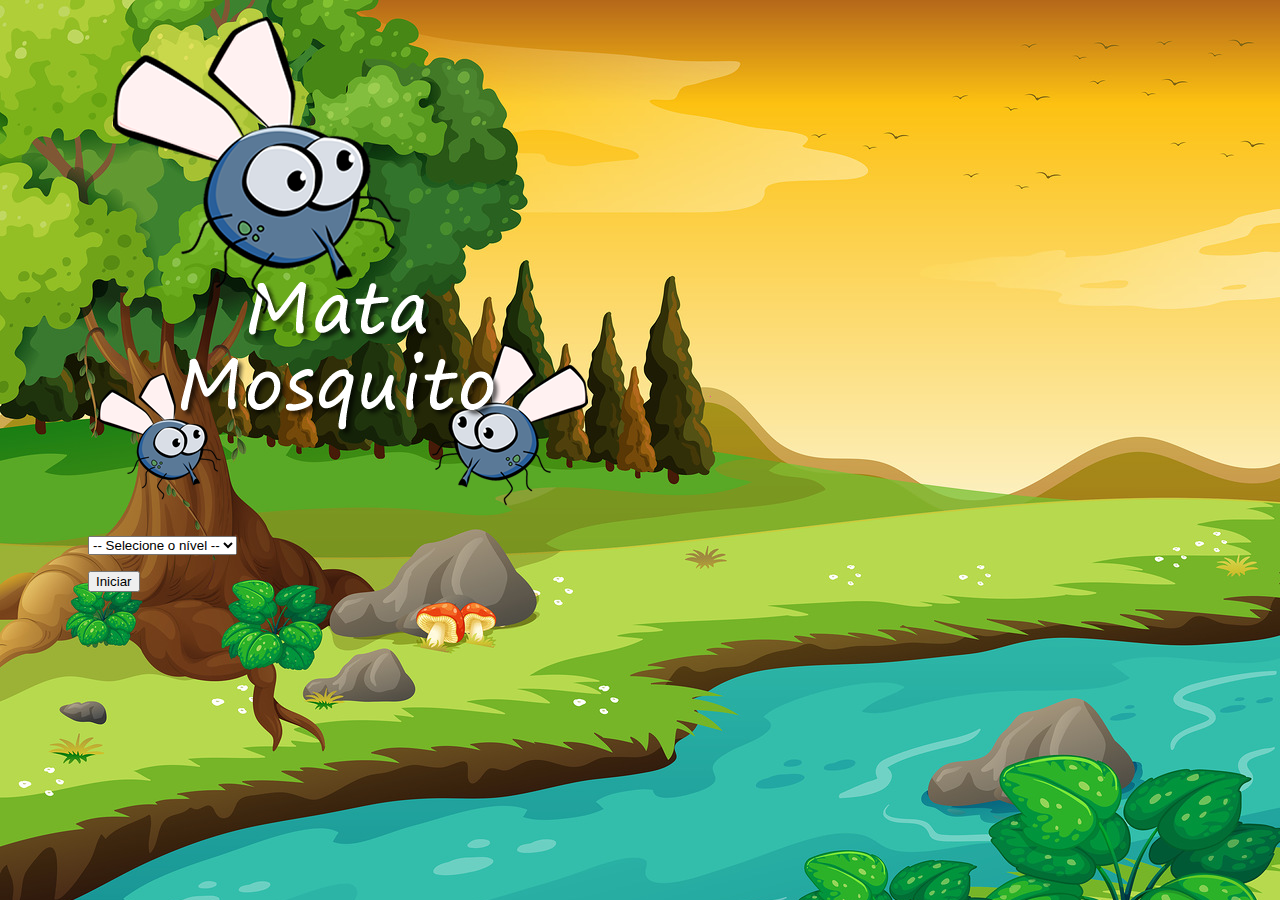
<file: index.html>
<!DOCTYPE html>
<html>
<head>
	<title></title>
	<meta charset="utf-8">
	<link rel="stylesheet" type="text/css" href=https://stackpath.bootstrapcdn.com/bootstrap/4.5.0/css/bootstrap.min.css integrity="sha384-9aIt2nRpC12Uk9gS9baDl411NQApFmC26EwAOH8WgZl5MYYxFfc+NcPb1dKGj7Sk" crossorigin="anonymous">

	<link rel="stylesheet" type="text/css" href="estilo.css">
	<script>
		function iniciarJogo(){
			var nivel = document.getElementById('nivel').value
			if (nivel ==='') {
				alert('Selecione um nível para iniciar o jogo')
				return false
			}
			window.location.href = 'app.html?' + nivel
		}
	</script>

	<div class="container">
		<dir class="row">
			<dir class="col">
				<div class="d-flex justify-content-center">
					<img src="imagens/game.png">
				</div>
			</dir>
		</dir>
		<dir class="row">
			<dir class="col">
				<div class="d-flex justify-content-center">
					<div class="mb-2">
						<select class="form-control" id="nivel">
							<option value="">-- Selecione o nível --</option>
							<option value="normal">Normal</option>
							<option value="dificil">Difícil</option>
							<option value="chucknorris">Chuck Norris</option>
						</select>
					</div>
				</div>
			</dir>
		</dir>
		<dir class="row">
			<dir class="col">
				<div class="d-flex justify-content-center">
					<button type="button" class="btn btn-danger btn-lg" onclick="iniciarJogo()">Iniciar</button>
				</div>
			</dir>
		</dir>				
	</div>
</body>
</html>
</file>
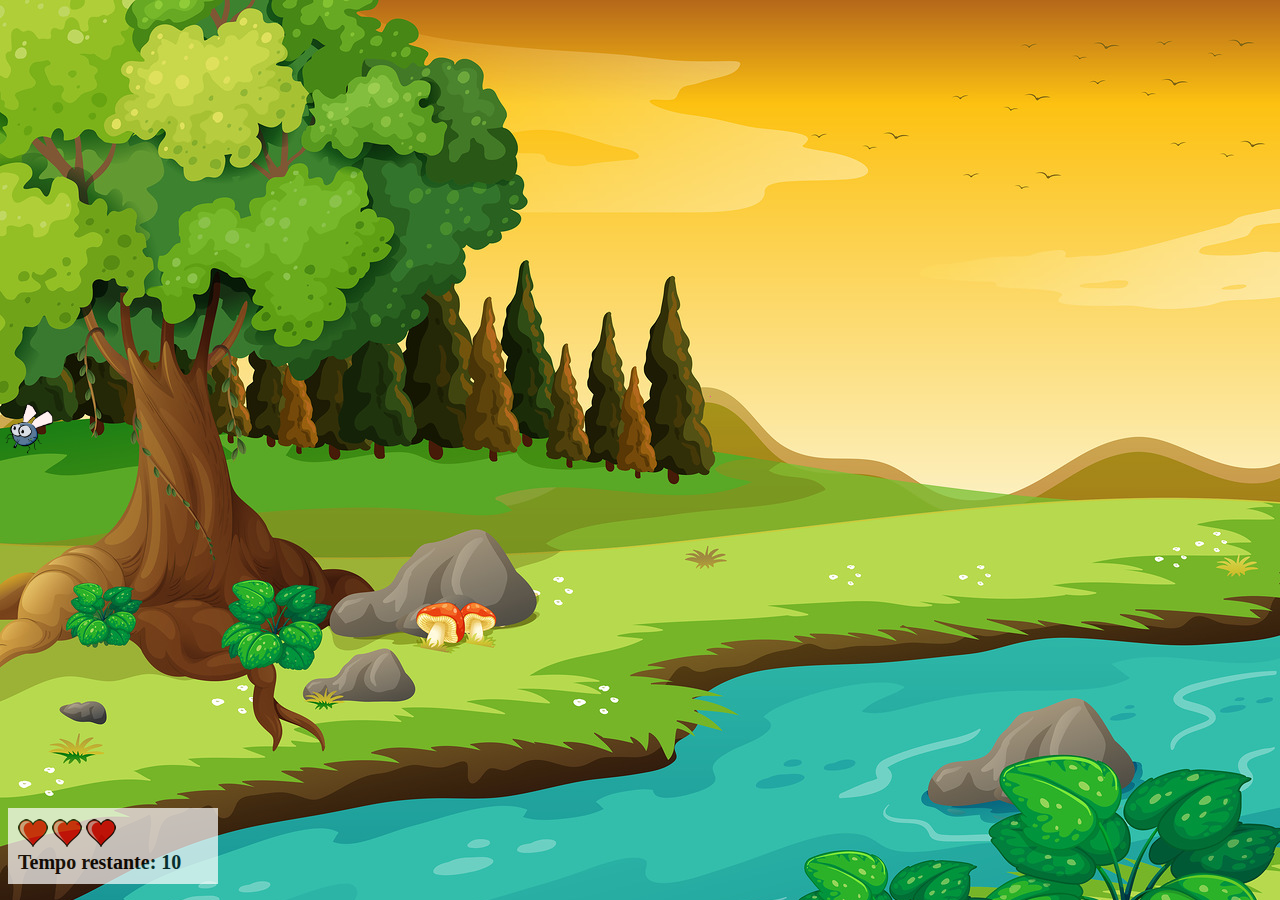
<file: app.html>
<!DOCTYPE html>
<html>
<head>
	<title></title>
	<link rel="stylesheet" type="text/css" href="estilo.css">
	<script src="jogo.js"></script>
</head>
<body onresize="ajustaTamanhoPalcoJogo()">

	<dir class="painel">
		<div class="vida">
			<img id="v1" src="imagens/coracao_cheio.png">
			<img id="v2" src="imagens/coracao_cheio.png">
			<img id="v3" src="imagens/coracao_cheio.png">
		</div>
		<div class="cronometro">Tempo restante: <span id="cronometro"></span>

		</div>
	</dir>

	<script>
		document.getElementById('cronometro').innerHTML = tempo
		posicaoRandomica()
		var criaMosquito = setInterval(function(){posicaoRandomica()}, criaMosquitoTempo)
	</script>
</body>
</html>
</file>
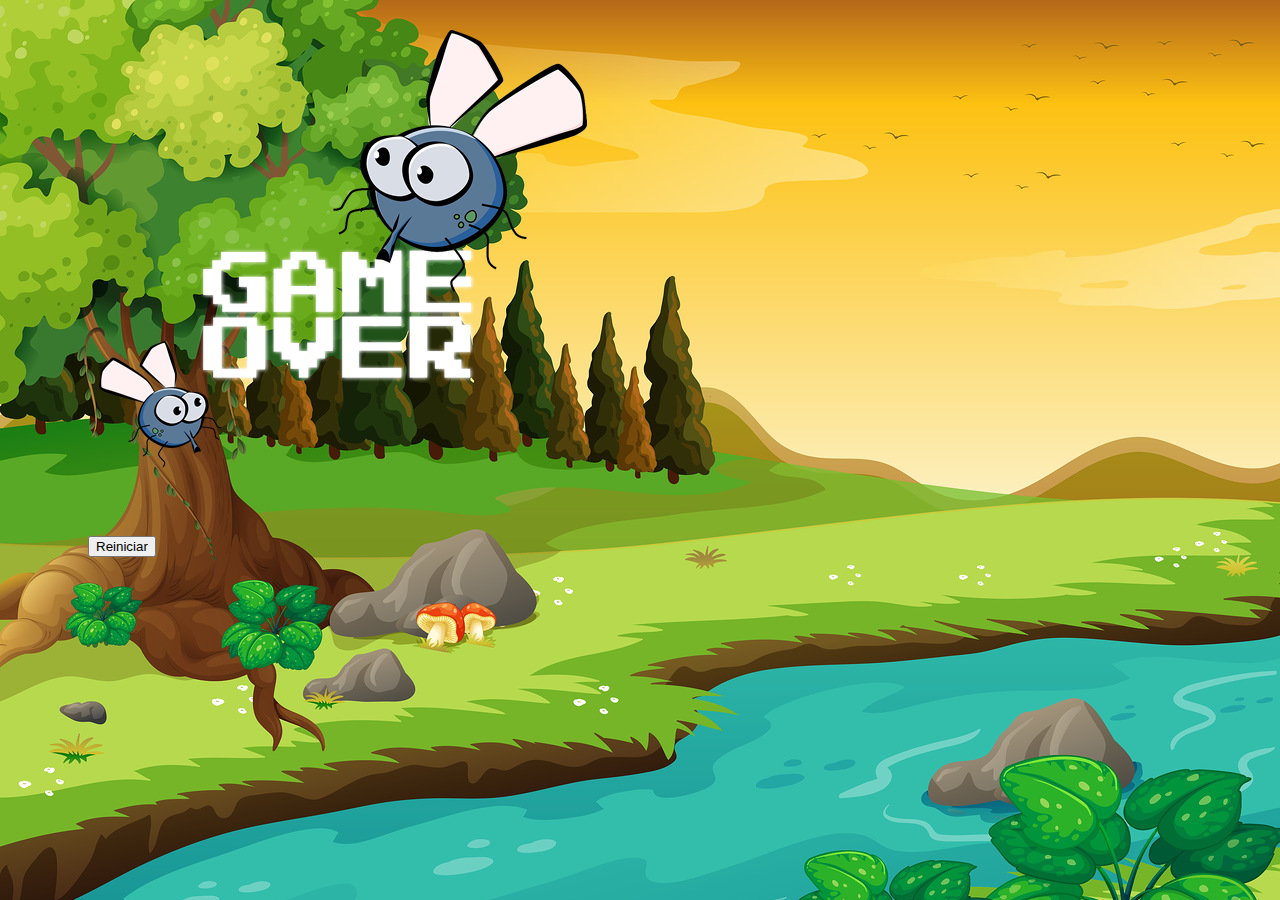
<file: fim_de_jogo.html>
<!DOCTYPE html>
<html>
<head>
	<title></title>
	<link rel="stylesheet" type="text/css" href=https://stackpath.bootstrapcdn.com/bootstrap/4.5.0/css/bootstrap.min.css integrity="sha384-9aIt2nRpC12Uk9gS9baDl411NQApFmC26EwAOH8WgZl5MYYxFfc+NcPb1dKGj7Sk" crossorigin="anonymous">

	<link rel="stylesheet" type="text/css" href="estilo.css">

</head>
<body>
	<div class="container">
		<dir class="row">
			<dir class="col">
				<div class="d-flex justify-content-center">
					<img src="imagens/game_over.png">
				</div>
			</dir>
		</dir>
		<dir class="row">
			<dir class="col">
				<div class="d-flex justify-content-center">
					<button type="button" class="btn btn-dark btn-lg" onclick="window.location.href = 'index.html'">Reiniciar</button>
				</div>
			</dir>
		</dir>				
	</div>
</body>
</html>
</file>
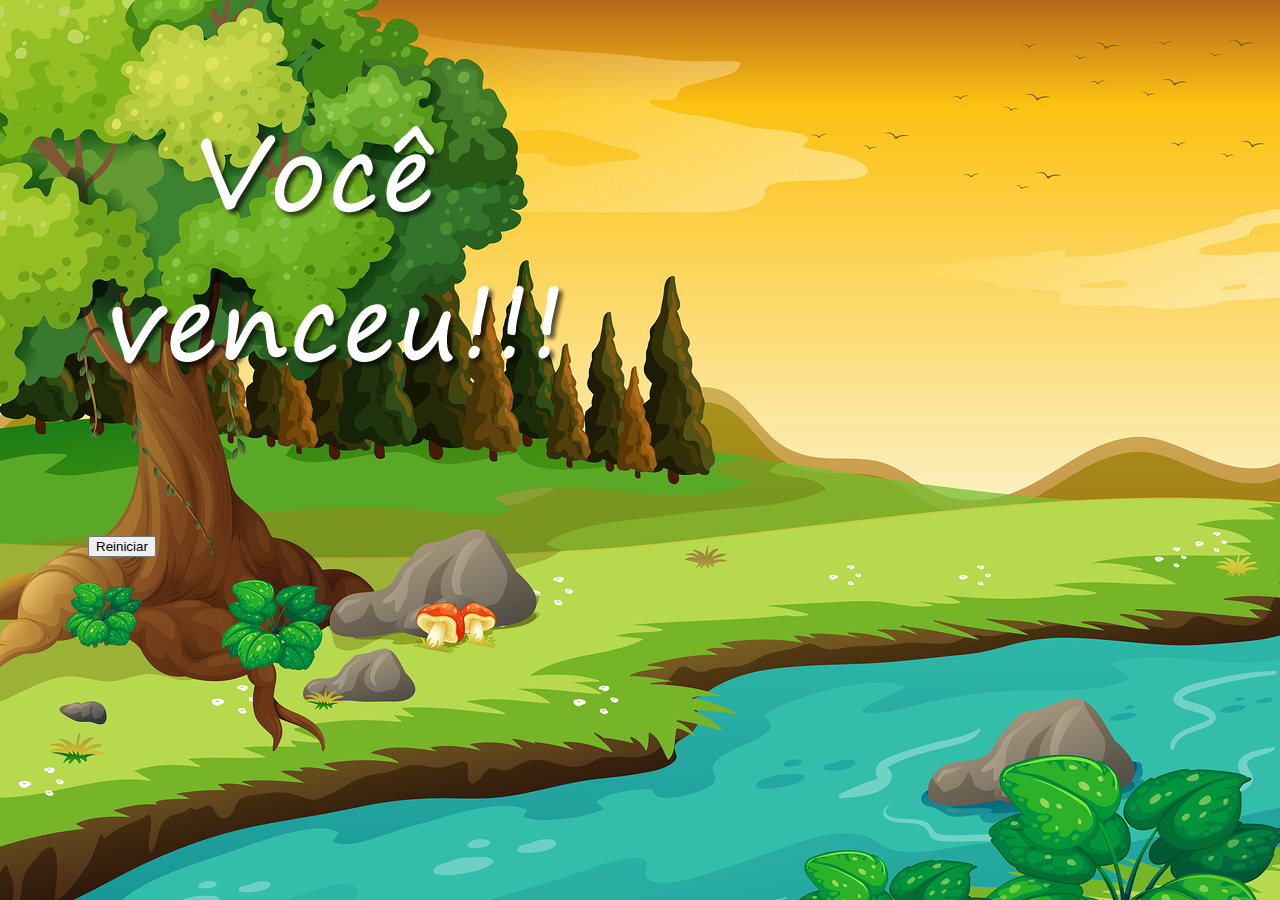
<file: vitoria.html>
<!DOCTYPE html>
<html>
<head>
	<title></title>
	<link rel="stylesheet" type="text/css" href=https://stackpath.bootstrapcdn.com/bootstrap/4.5.0/css/bootstrap.min.css integrity="sha384-9aIt2nRpC12Uk9gS9baDl411NQApFmC26EwAOH8WgZl5MYYxFfc+NcPb1dKGj7Sk" crossorigin="anonymous">

	<link rel="stylesheet" type="text/css" href="estilo.css">

</head>
<body>
	<div class="container">
		<dir class="row">
			<dir class="col">
				<div class="d-flex justify-content-center">
					<img src="imagens/vitoria.png">
				</div>
			</dir>
		</dir>
		<dir class="row">
			<dir class="col">
				<div class="d-flex justify-content-center">
					<button type="button" class="btn btn-dark btn-lg" onclick="window.location.href = 'index.html'">Reiniciar</button>
				</div>
			</dir>
		</dir>				
	</div>
</body>
</html>
</file>
<file: estilo.css>
html{
	cursor: url(imagens/mata_mosquito.png) 30 30,auto;
}
body{
	background: url(imagens/bg.jpg) no-repeat;
}

.mosquito1{
	widows: 50px;
	height: 50px;
}
.mosquito2{
	widows: 70px;
	height: 70px;
}
.mosquito3{
	widows: 90px;
	height: 90px;
}

.ladoA{
	transform: scaleX(1);
}

.ladoB{
	transform: scaleX(-1);
}

.painel{
	position: absolute;
	width: 190px;
	padding: 10px;
	bottom: 0px;
	border-top: solid 1px #fff;
	background-color: #fff;
	opacity: 0.7;
}
.vidas{
	float: left;
	
}

.cronometro{
	float: left;
	font-size: 20px;
	font-weight: bold;
}
</file>
